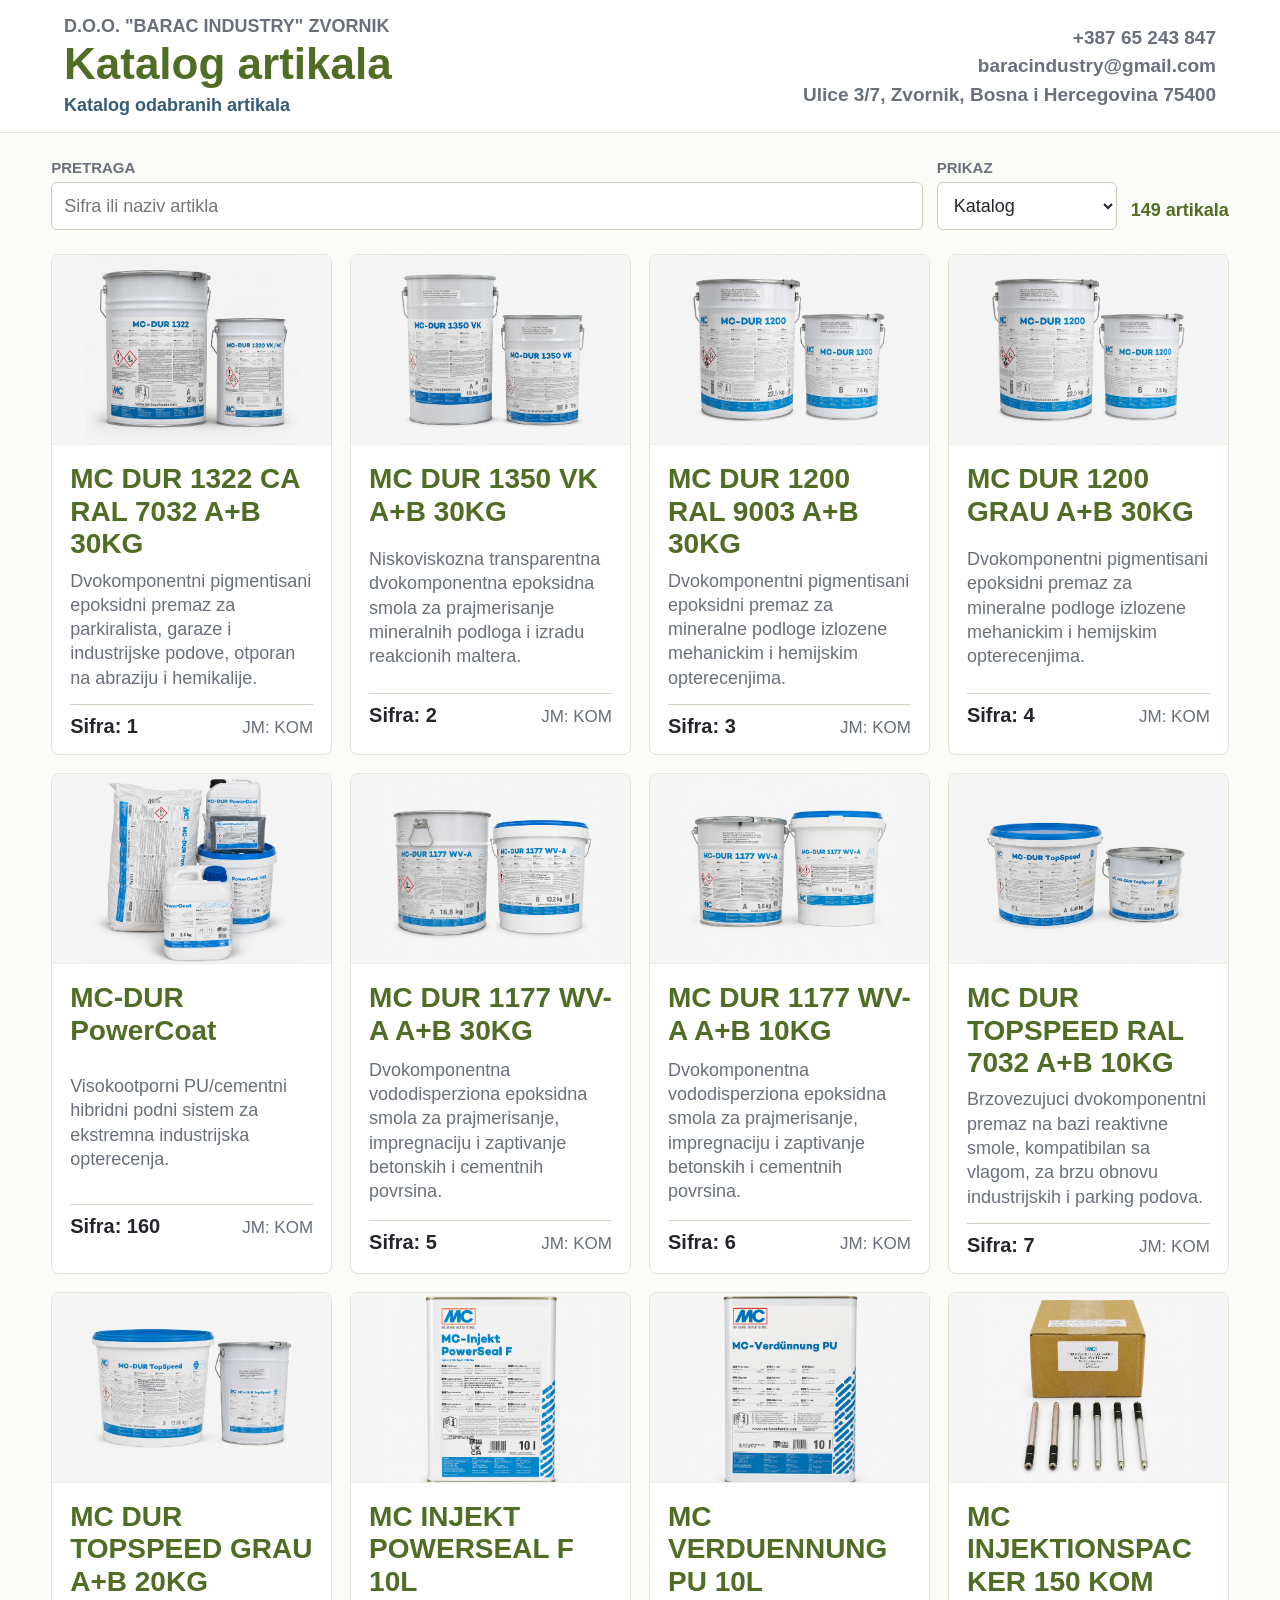
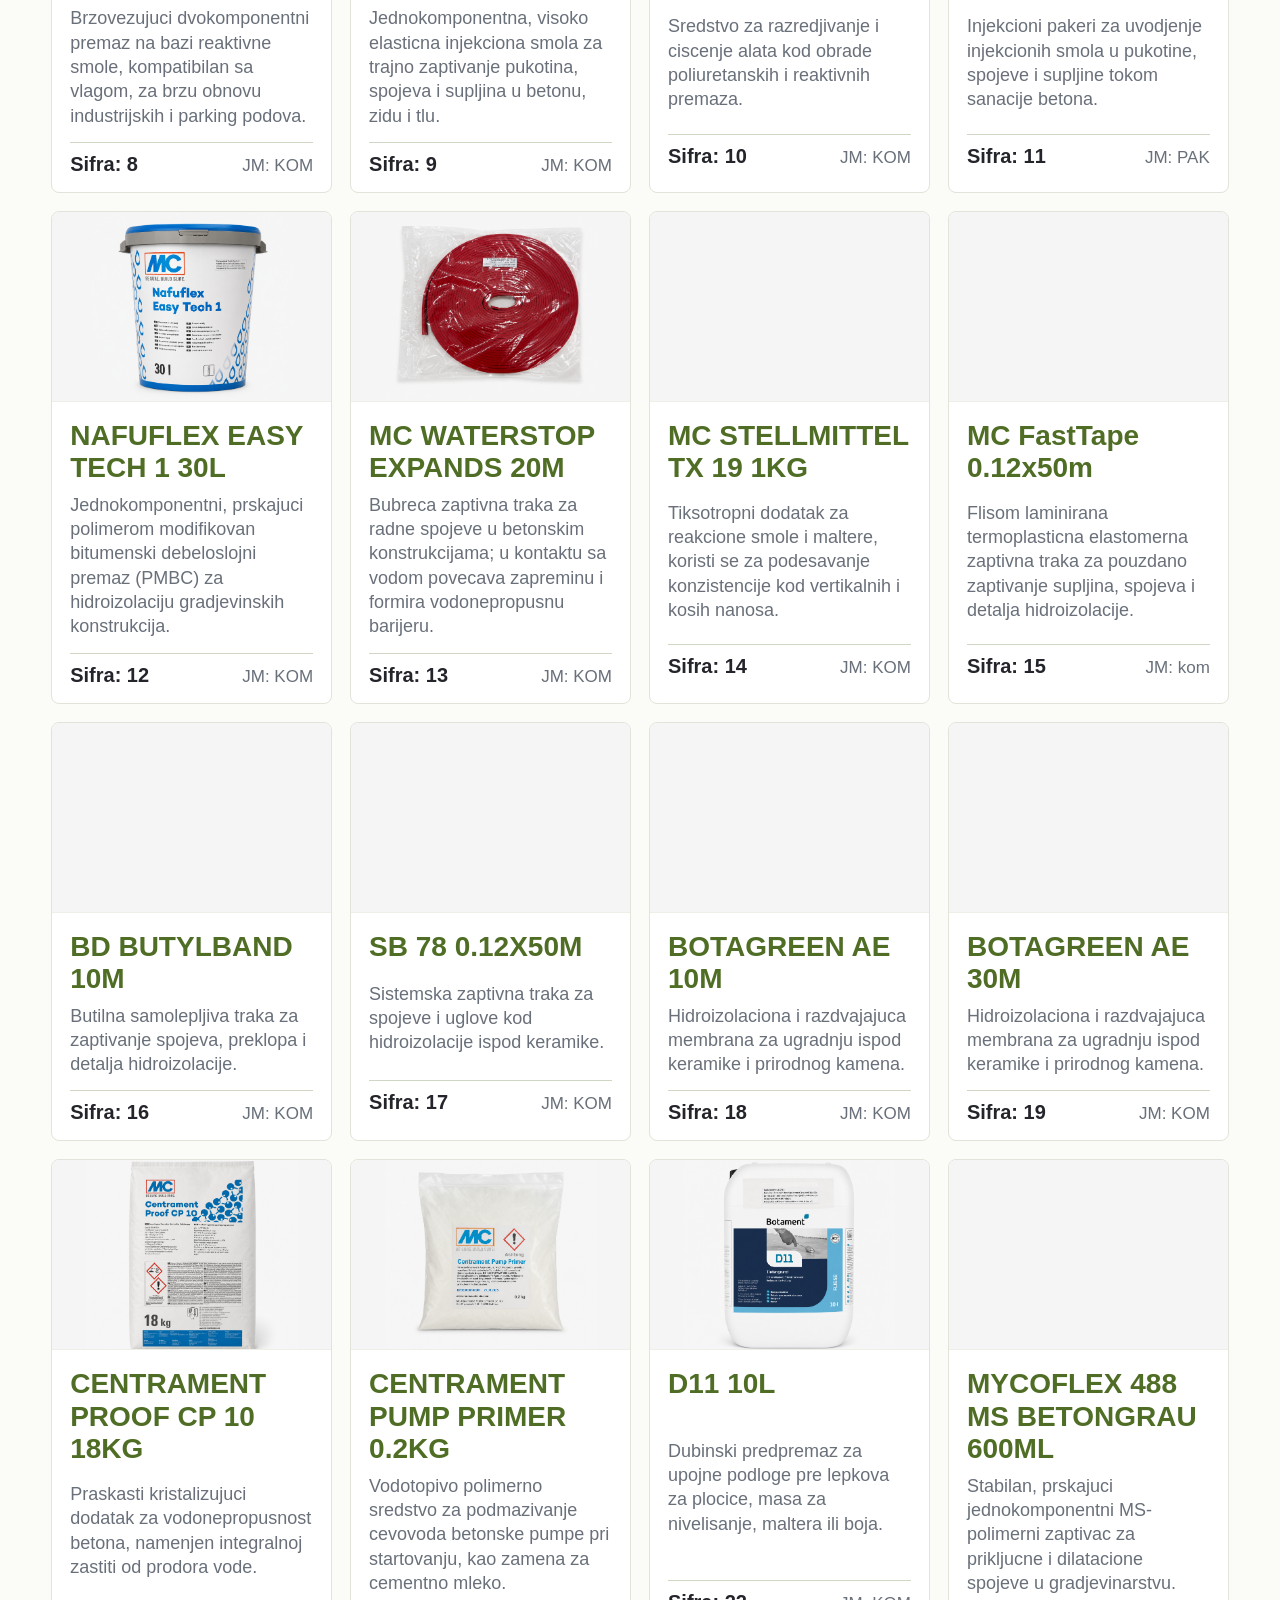
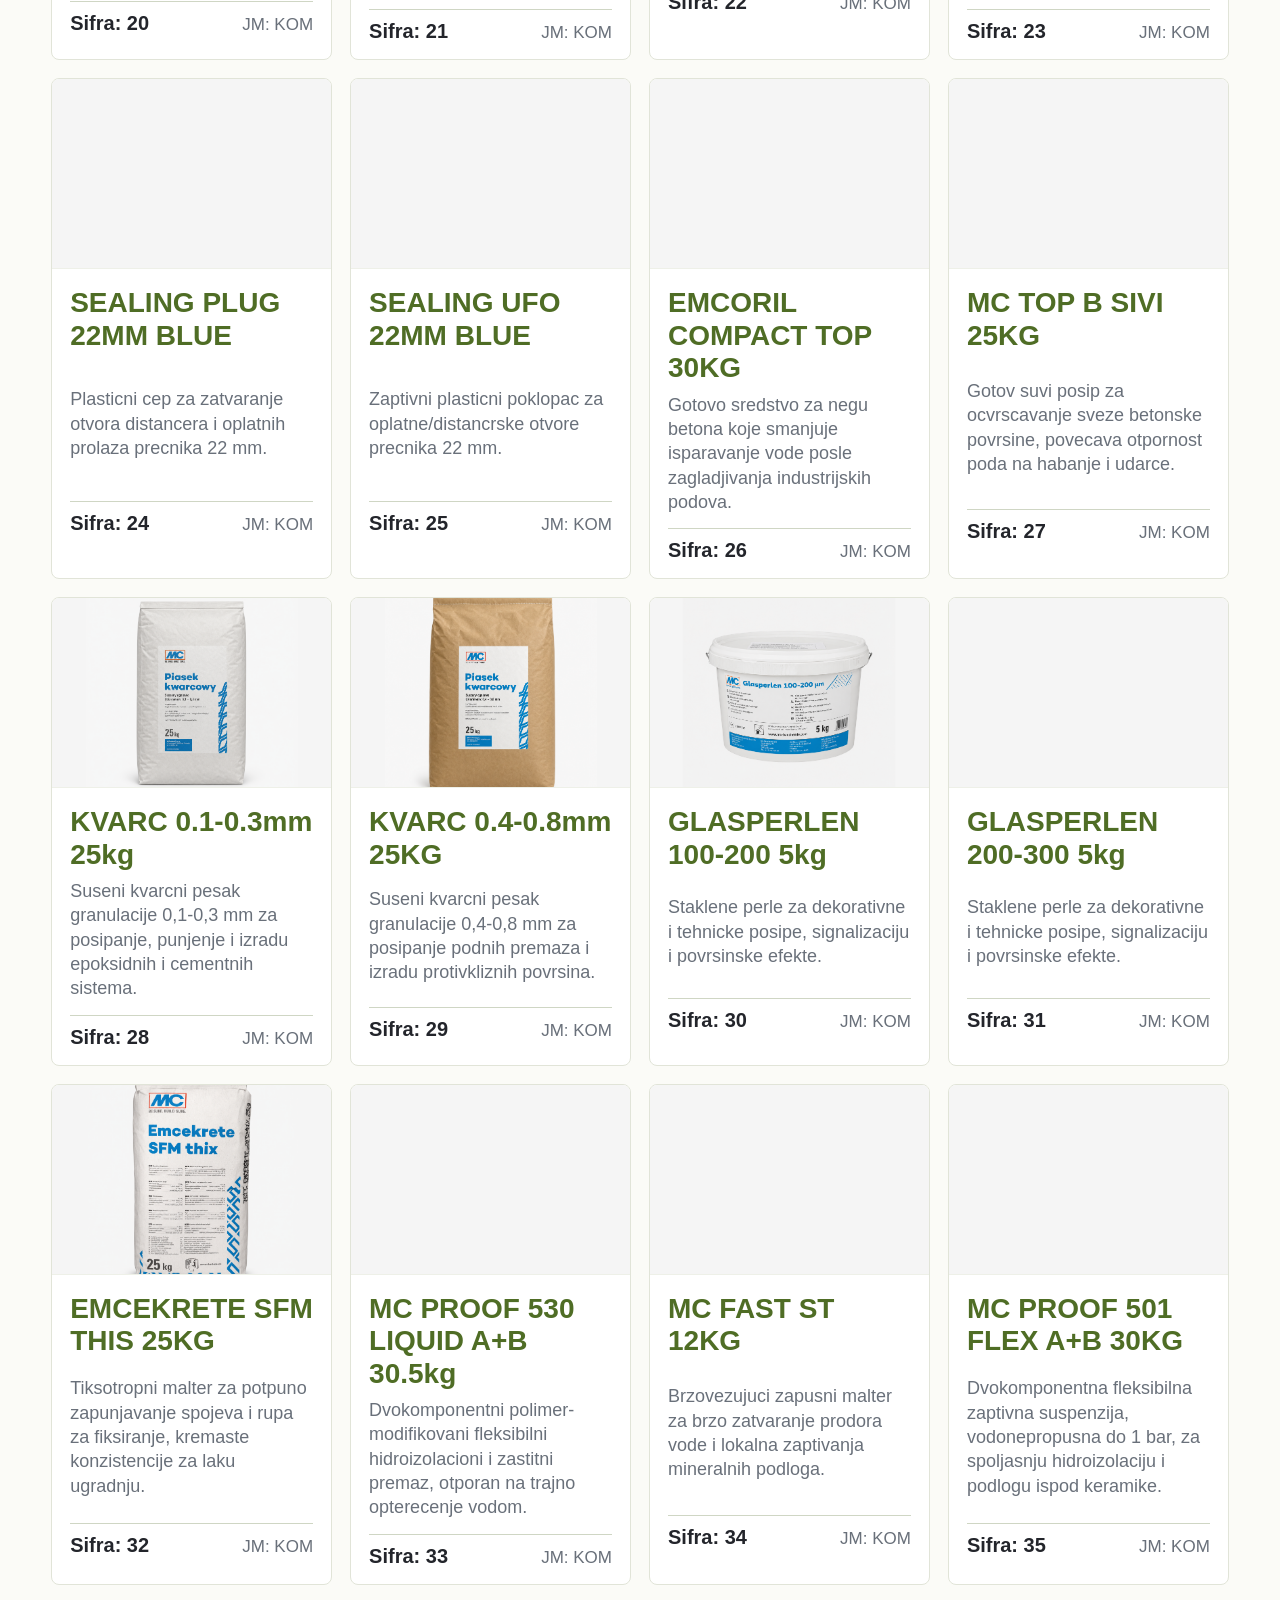
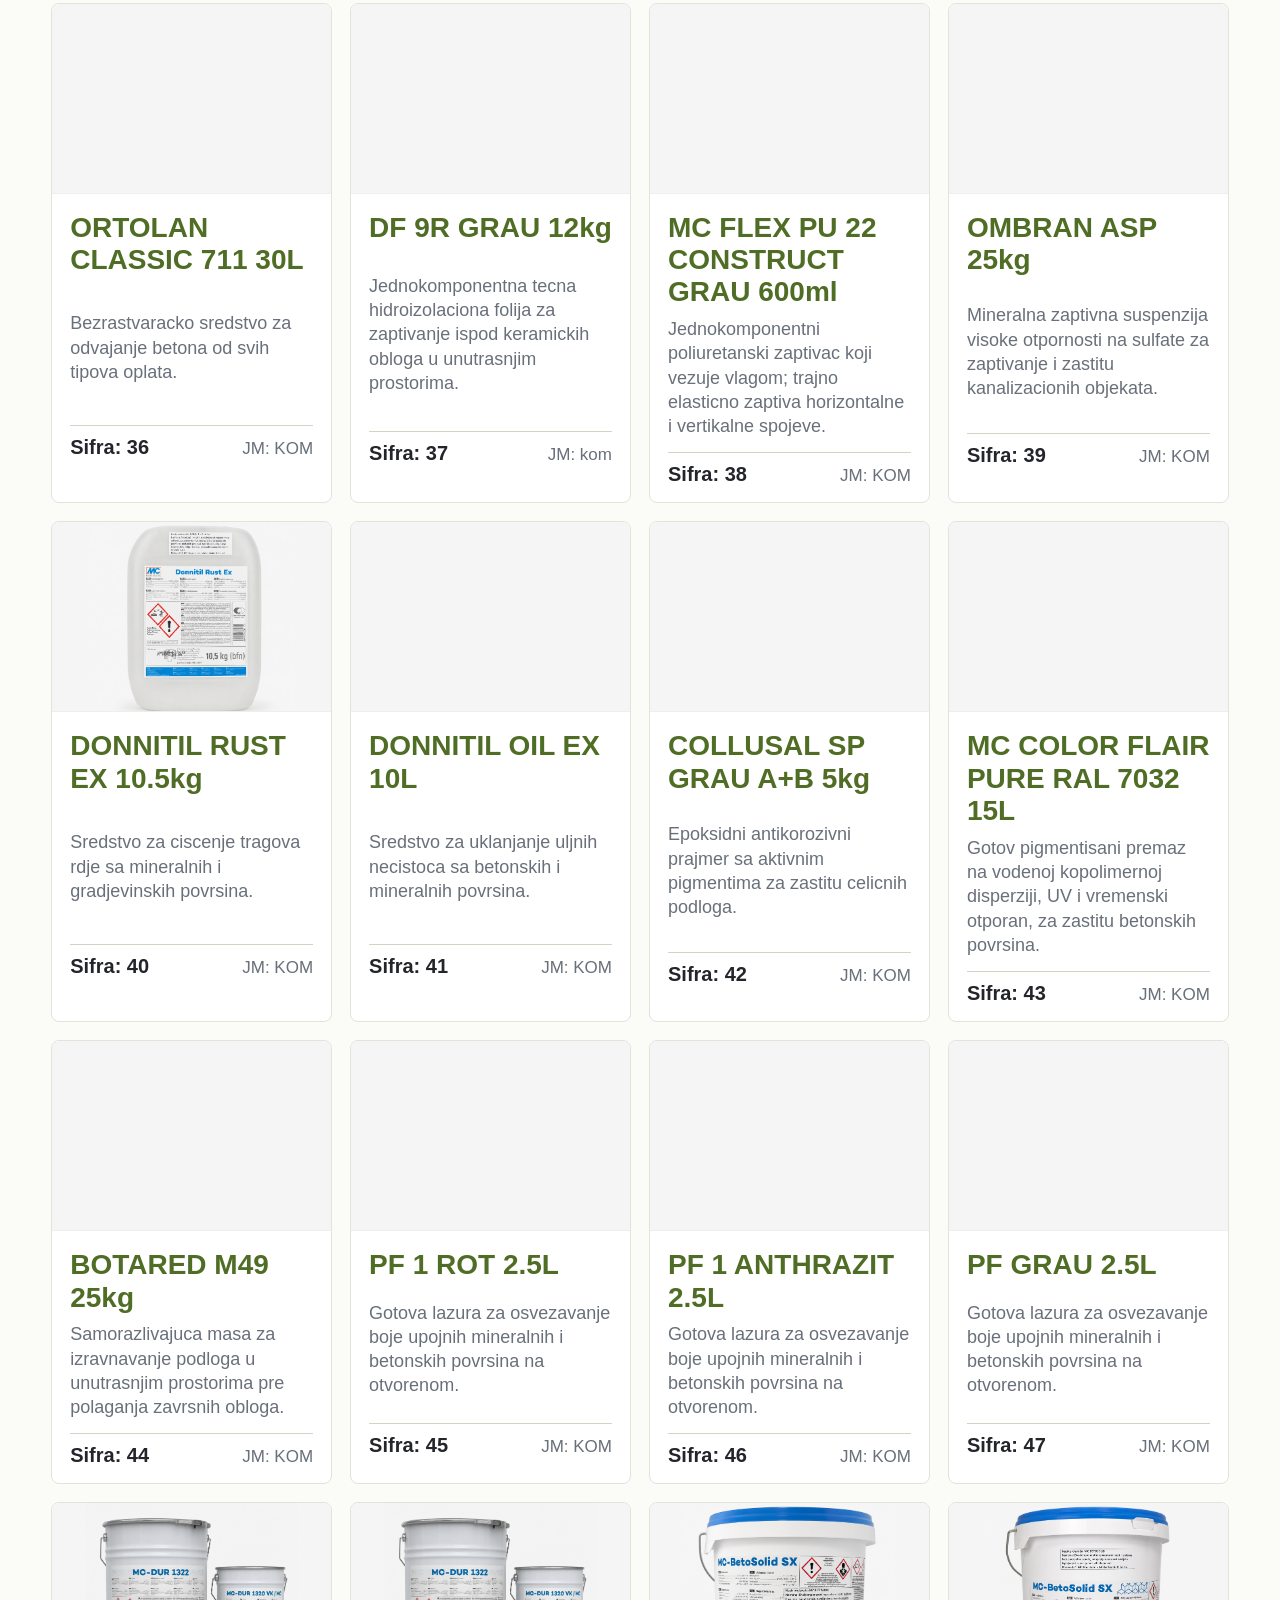
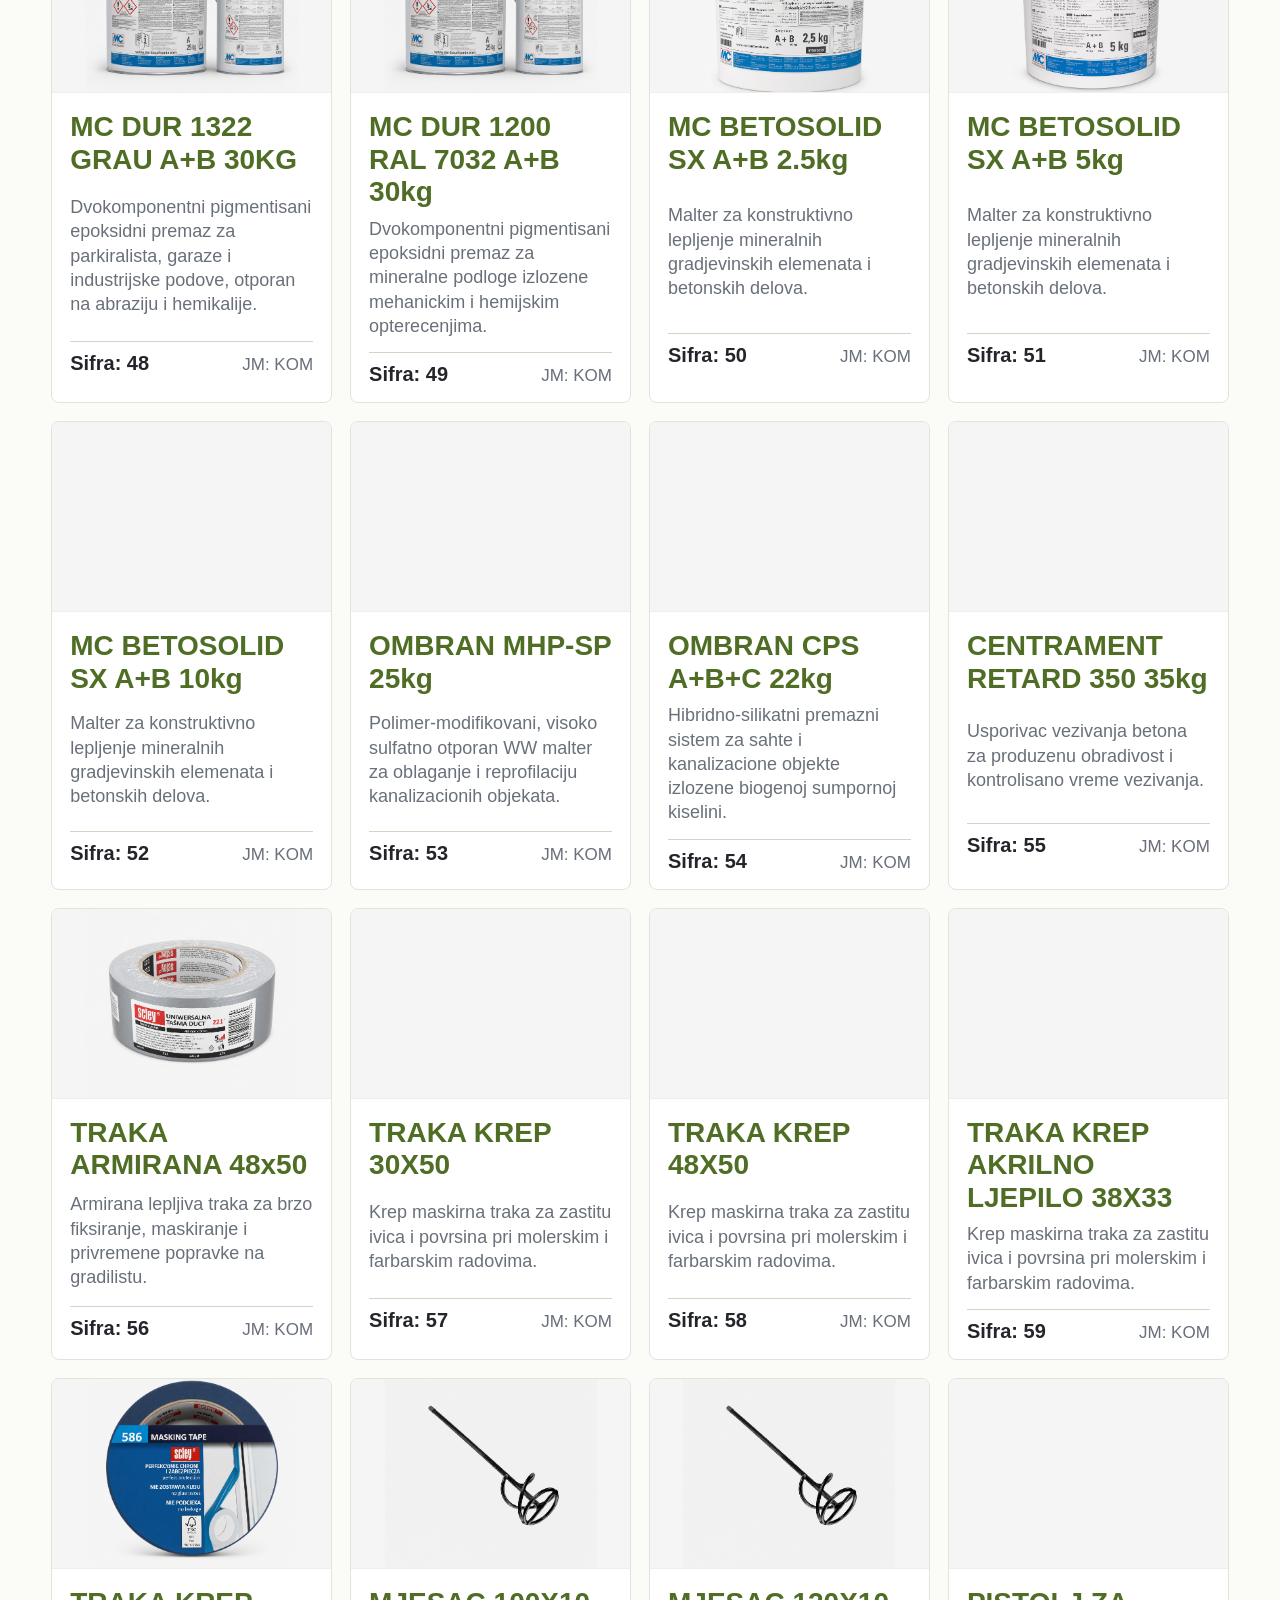
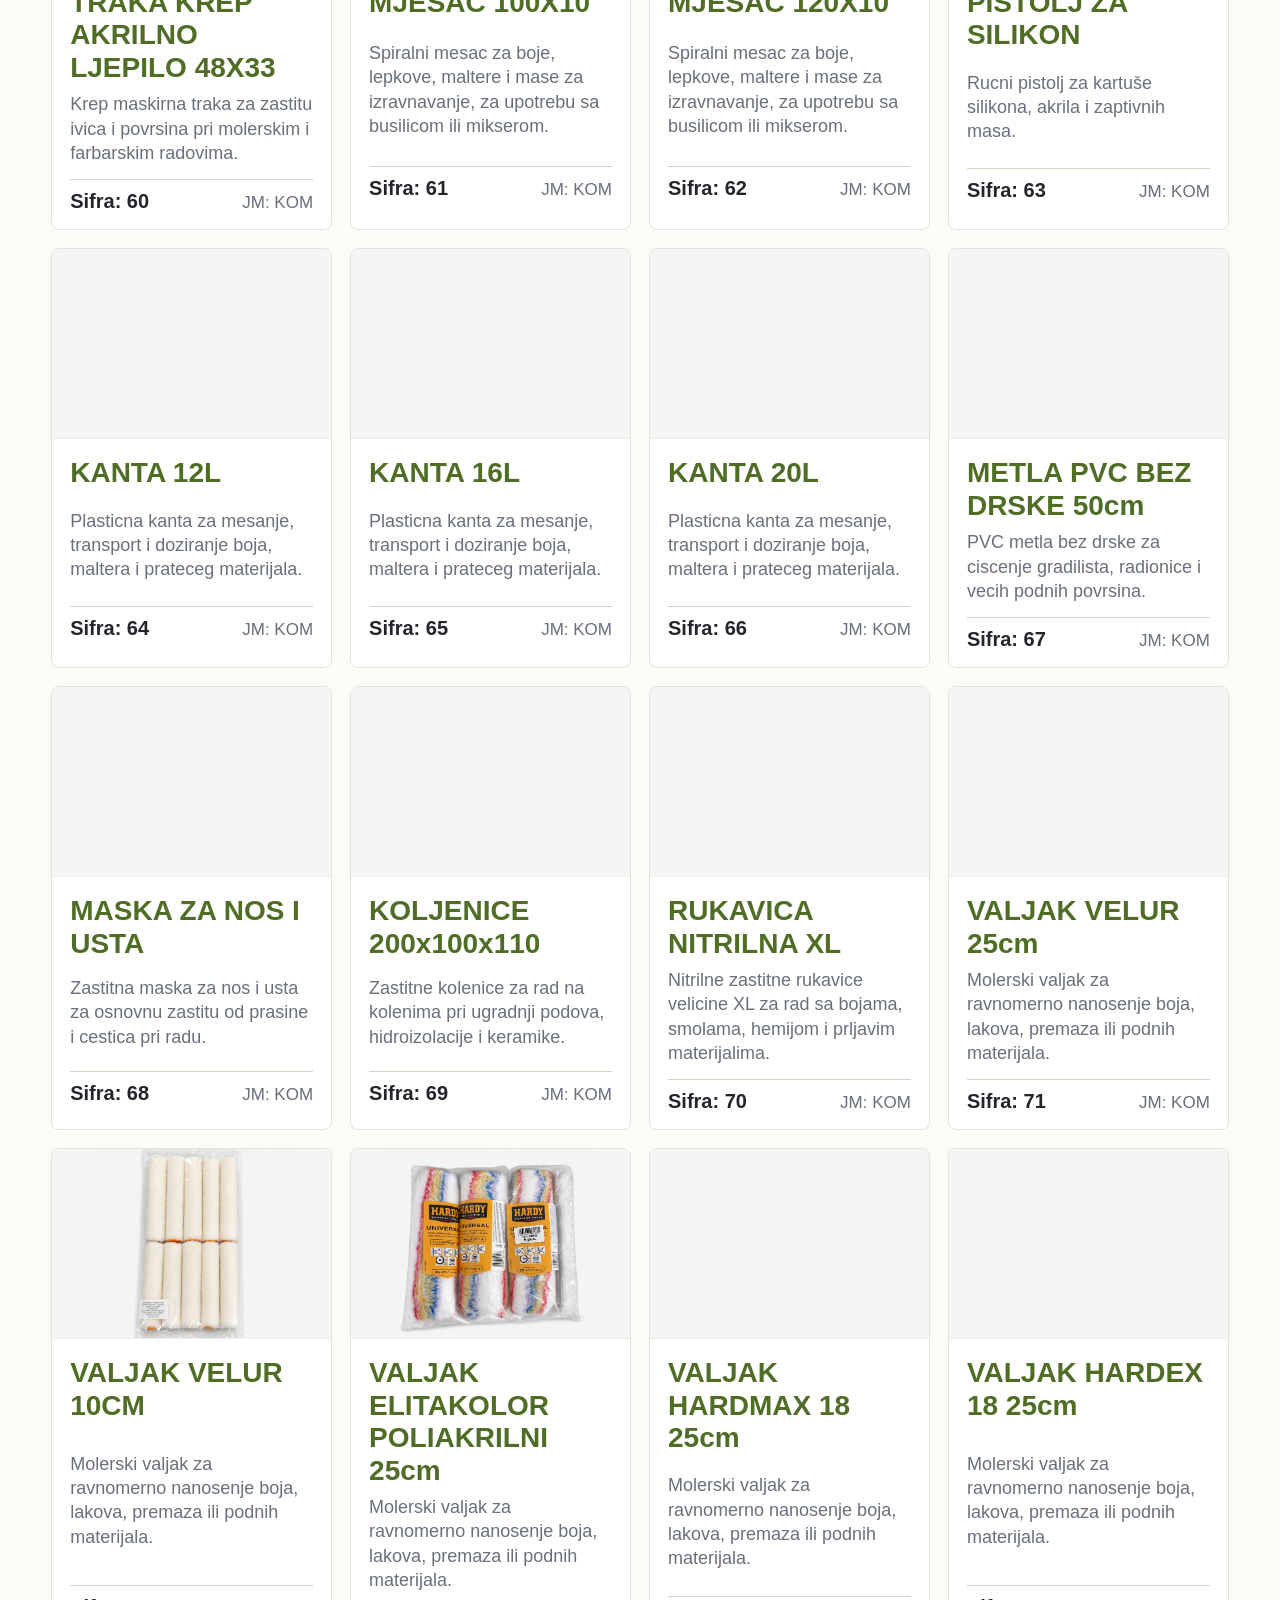
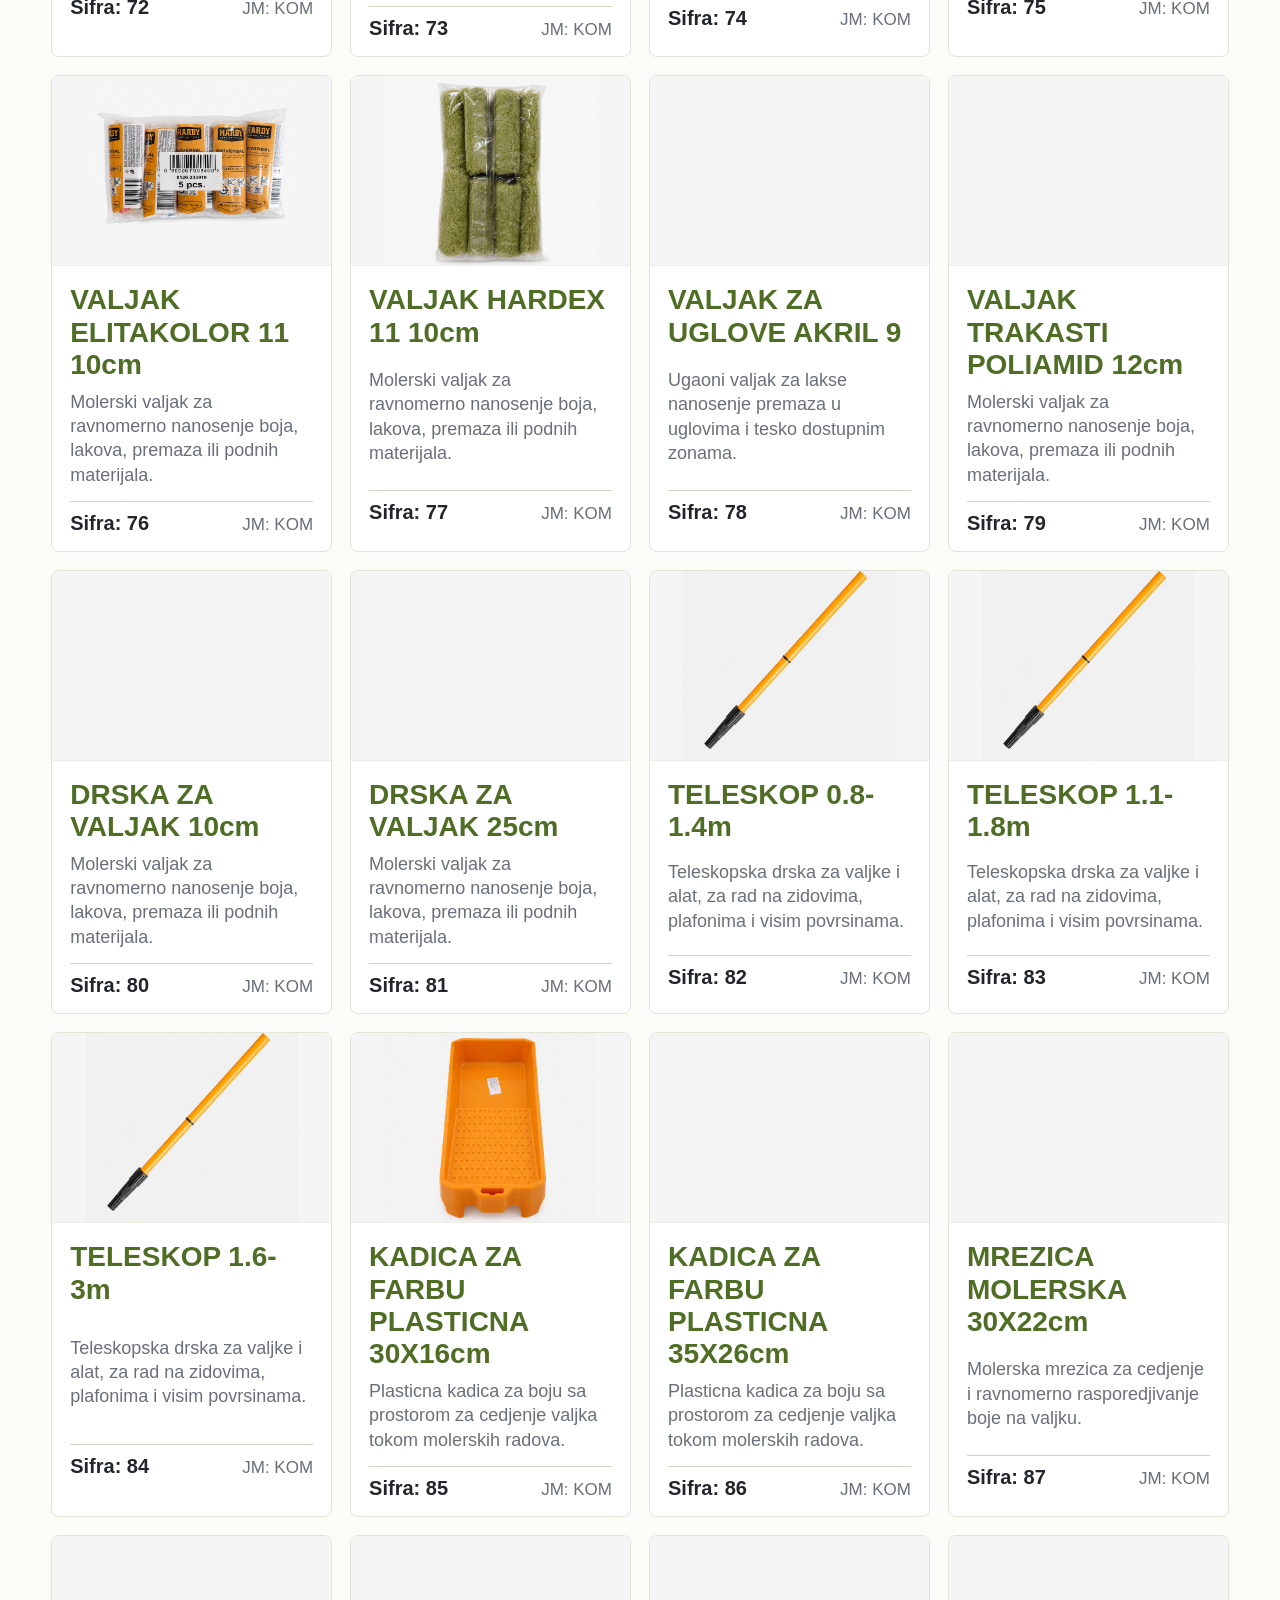
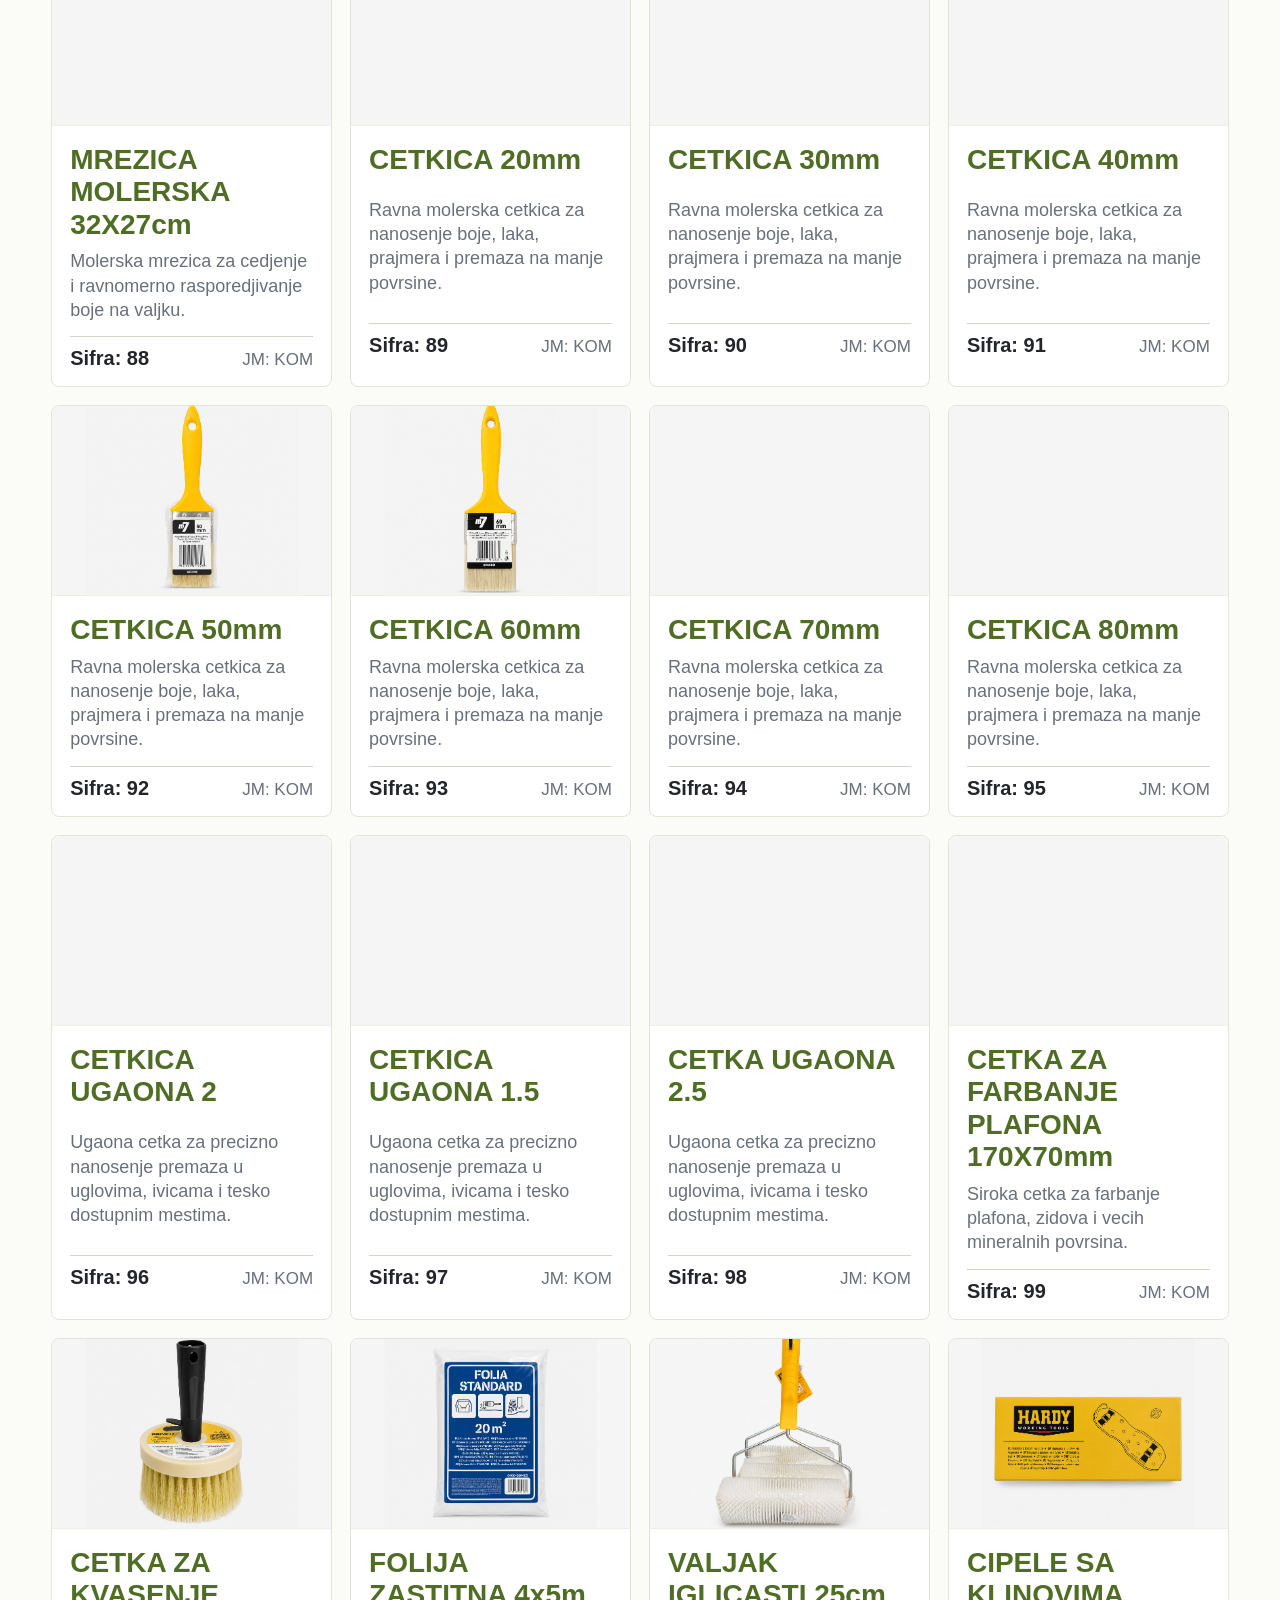
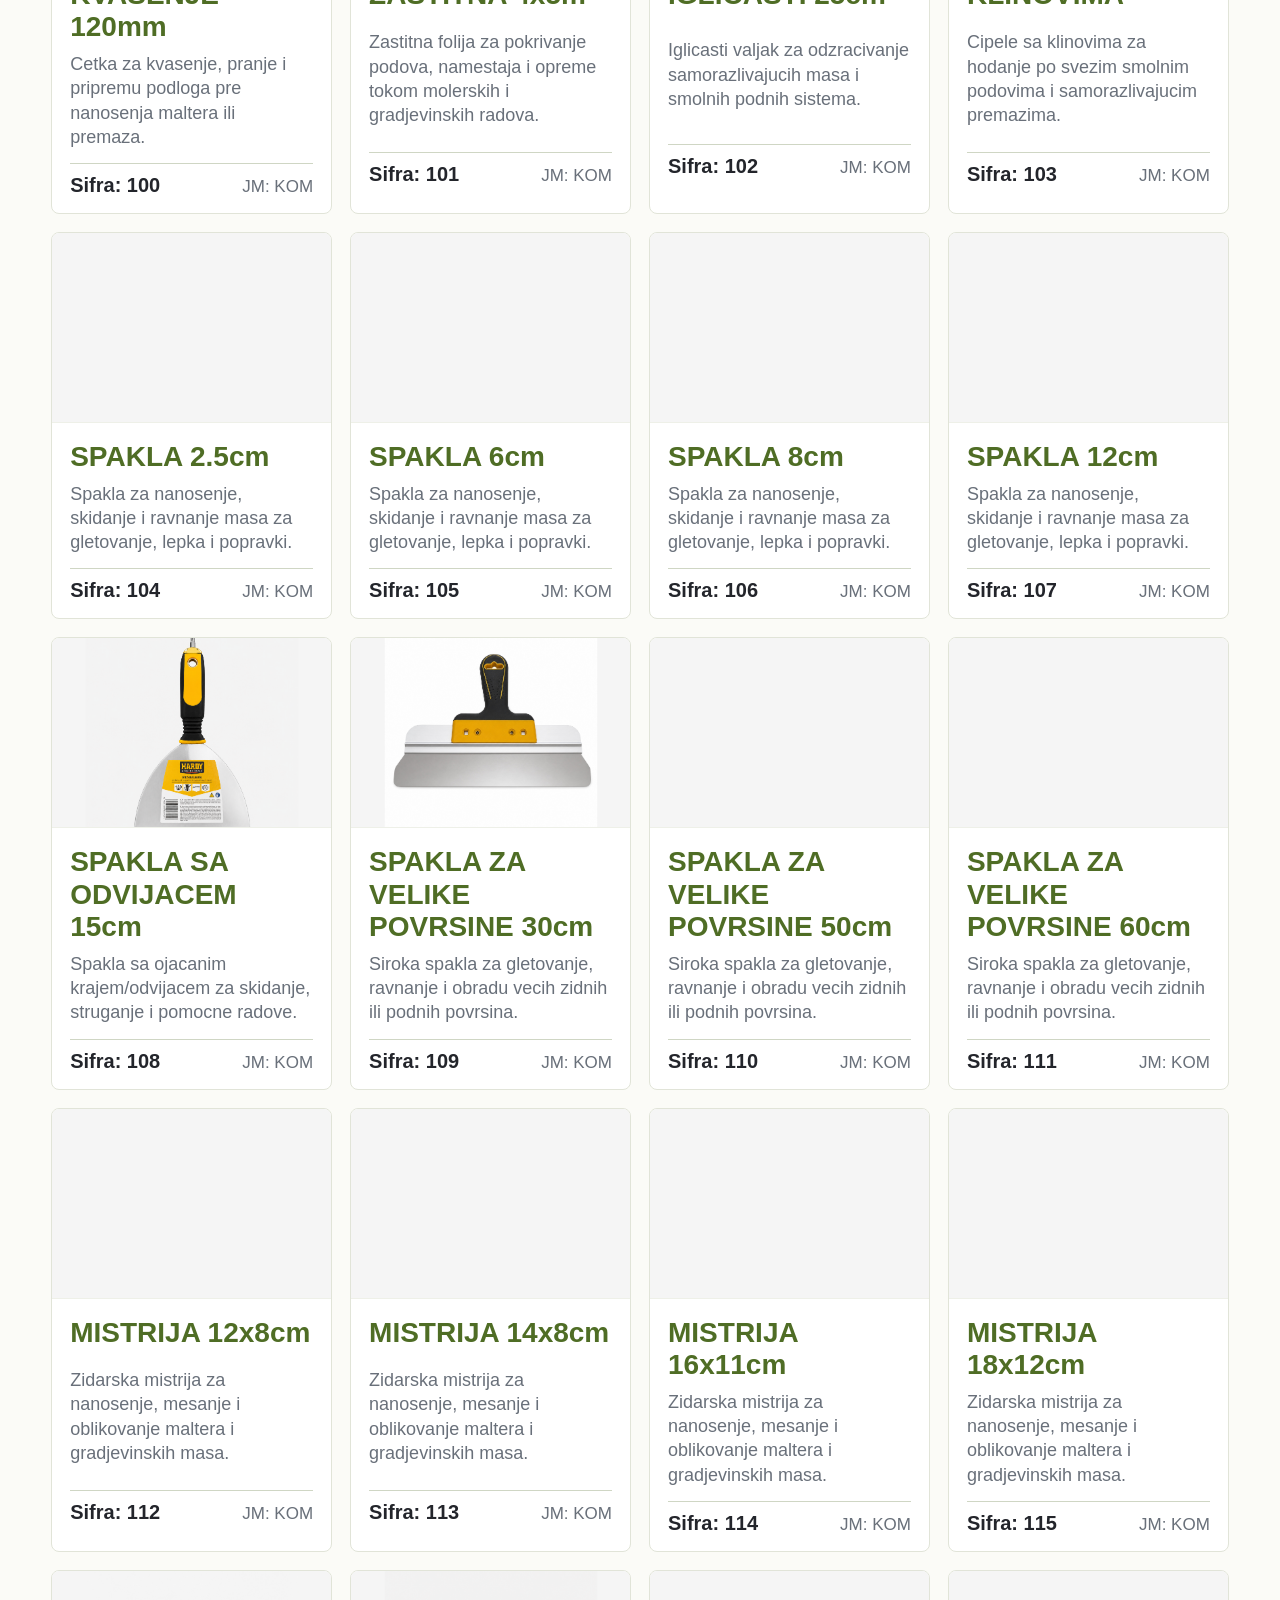
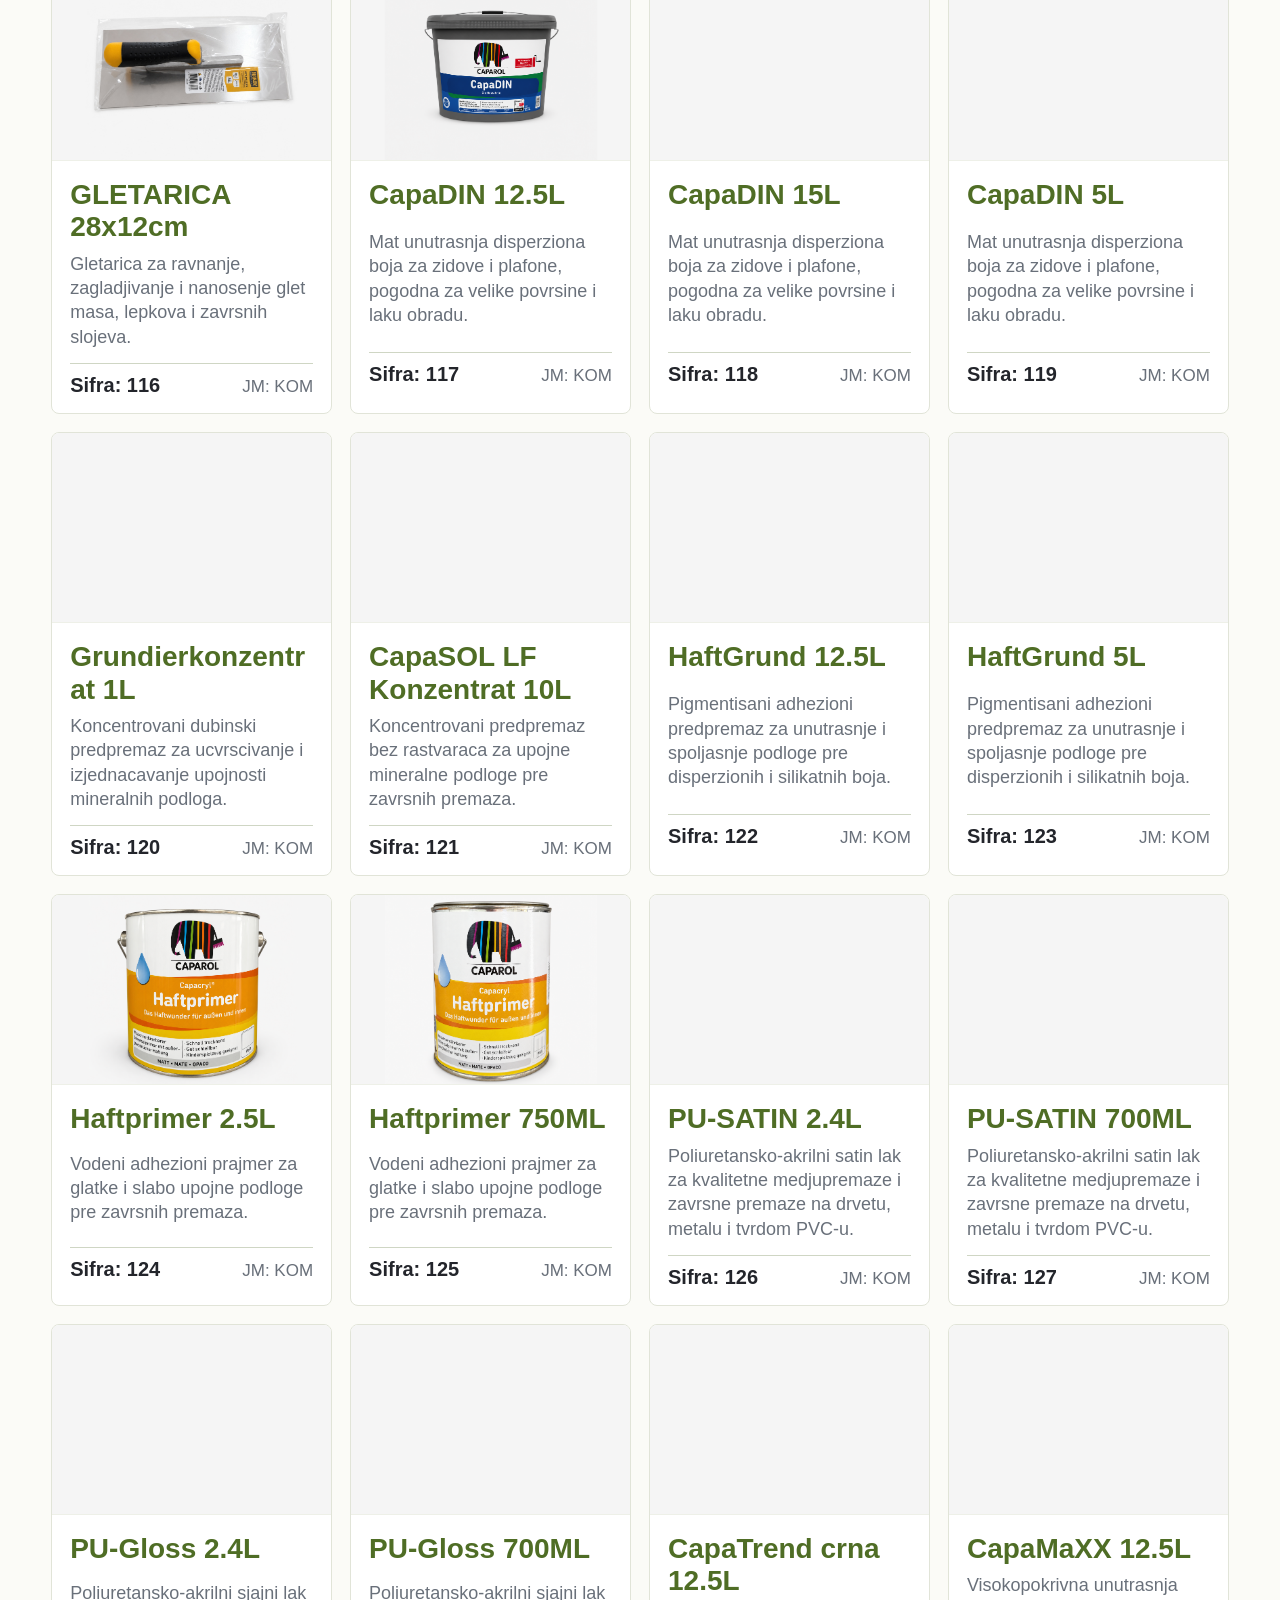
<file: index.html>
<!doctype html>
<html lang="bs">
  <head>
    <meta charset="utf-8" />
    <meta name="viewport" content="width=device-width, initial-scale=1" />
    <title>Katalog artikala</title>
    <link rel="stylesheet" href="./styles.css" />
    <script src="./products.js" defer></script>
    <script src="./app.js" defer></script>
  </head>
  <body>
    <header class="sitebar">
      <div class="brand-block">
        <p class="eyebrow">D.o.o. "Barac industry" Zvornik</p>
        <h1>Katalog artikala</h1>
        <a class="catalog-link" href="./odabrani-artikli.html">Katalog odabranih artikala</a>
      </div>
      <address class="contact-info" aria-label="Kontakt informacije">
        <span>+387 65 243 847</span>
        <span>baracindustry@gmail.com</span>
        <span>Ulice 3/7, Zvornik, Bosna i Hercegovina 75400</span>
      </address>
    </header>

    <main class="catalog-shell">
      <section class="toolbar" aria-label="Filter kataloga">
        <label class="search-box">
          <span>Pretraga</span>
          <input data-search type="search" placeholder="Sifra ili naziv artikla" />
        </label>
        <label class="view-box">
          <span>Prikaz</span>
          <select data-view>
            <option value="catalog">Katalog</option>
            <option value="compact">Kompaktno</option>
          </select>
        </label>
        <output data-count></output>
      </section>

      <section class="catalog-grid" data-grid aria-live="polite"></section>
    </main>
  </body>
</html>
</file>
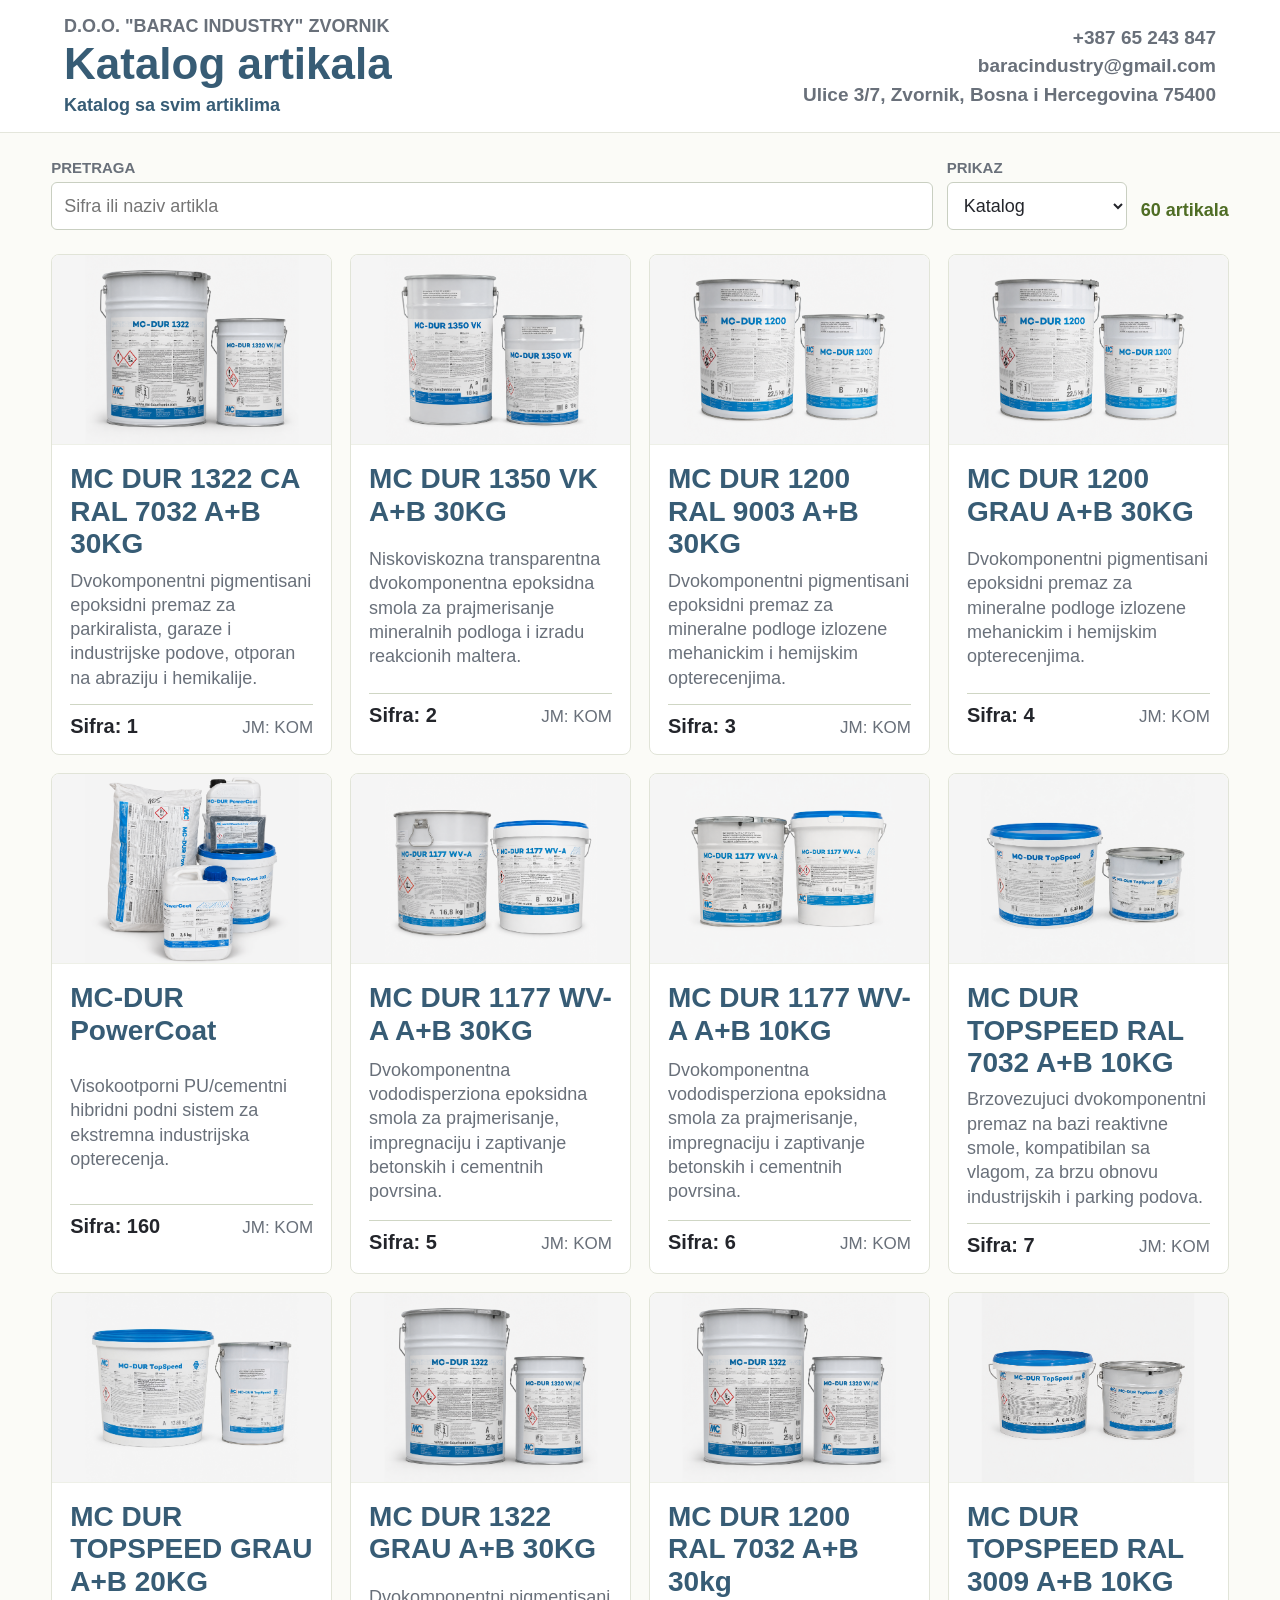
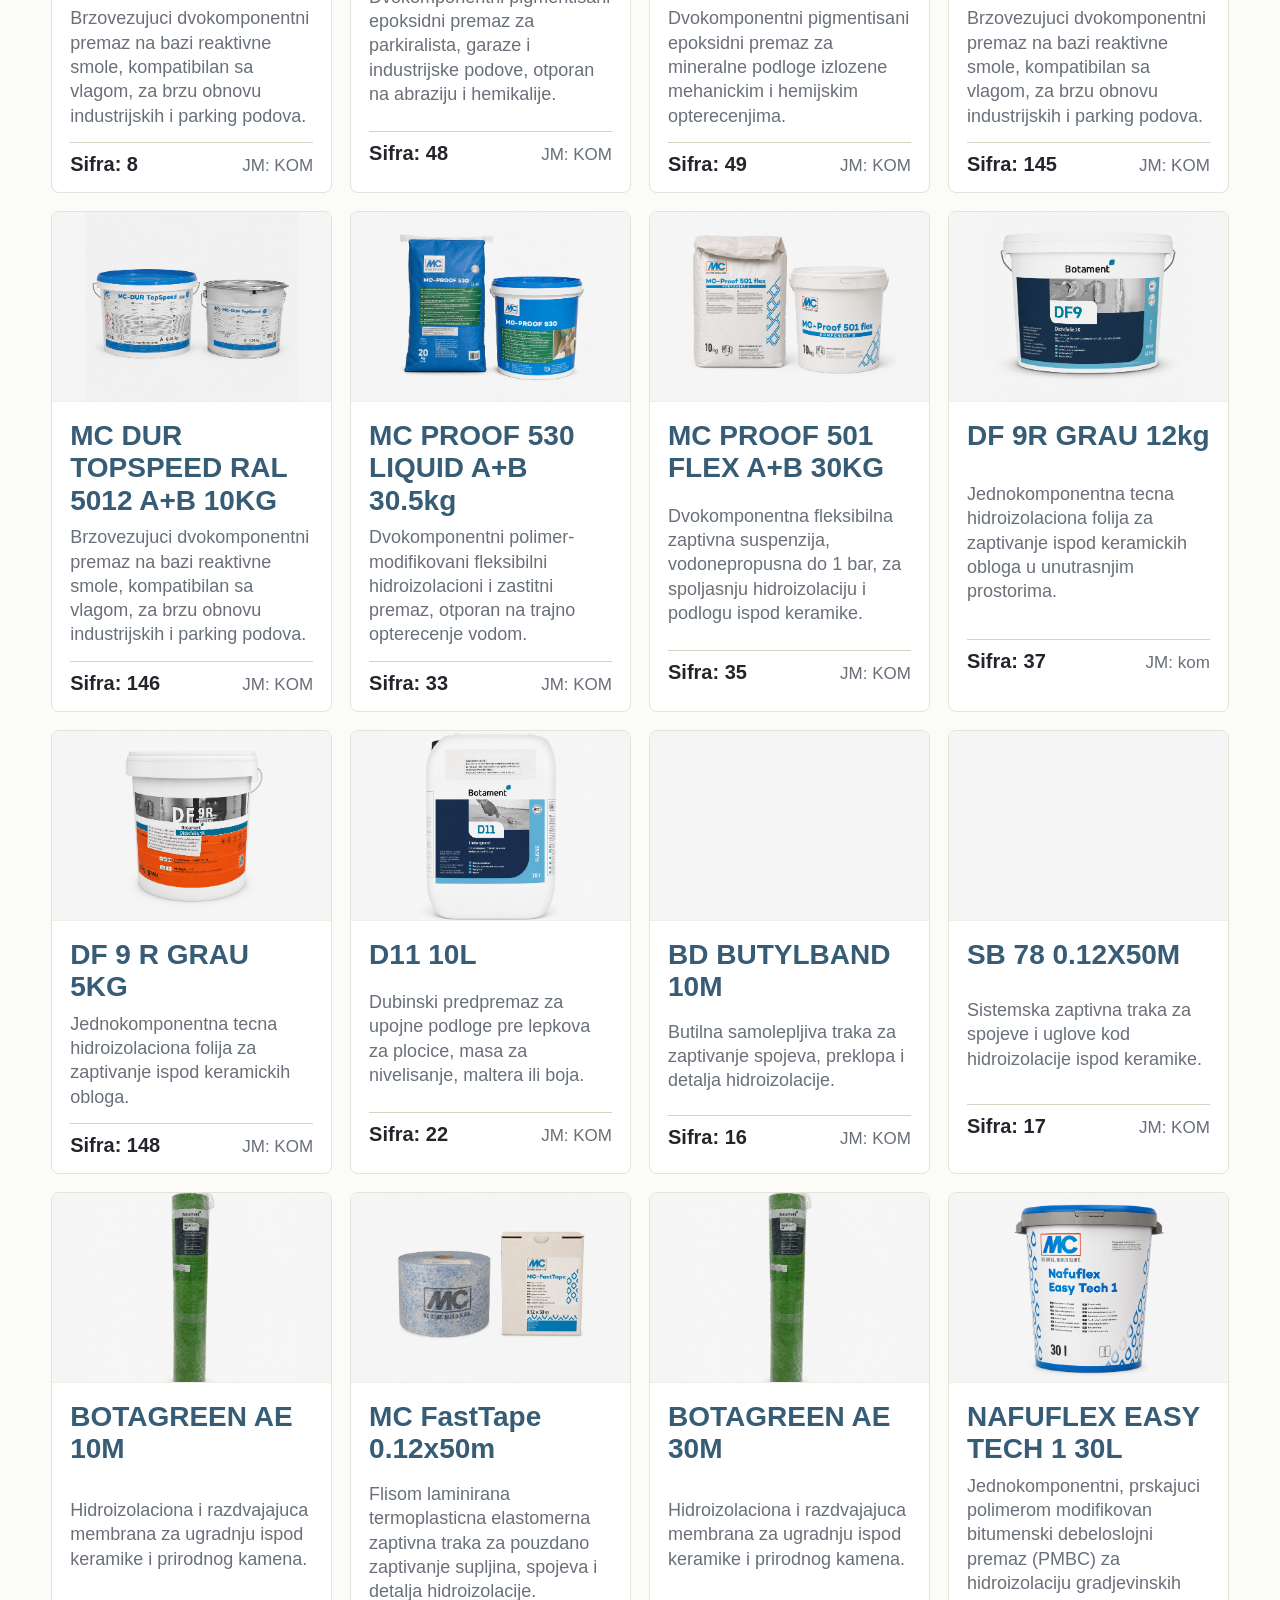
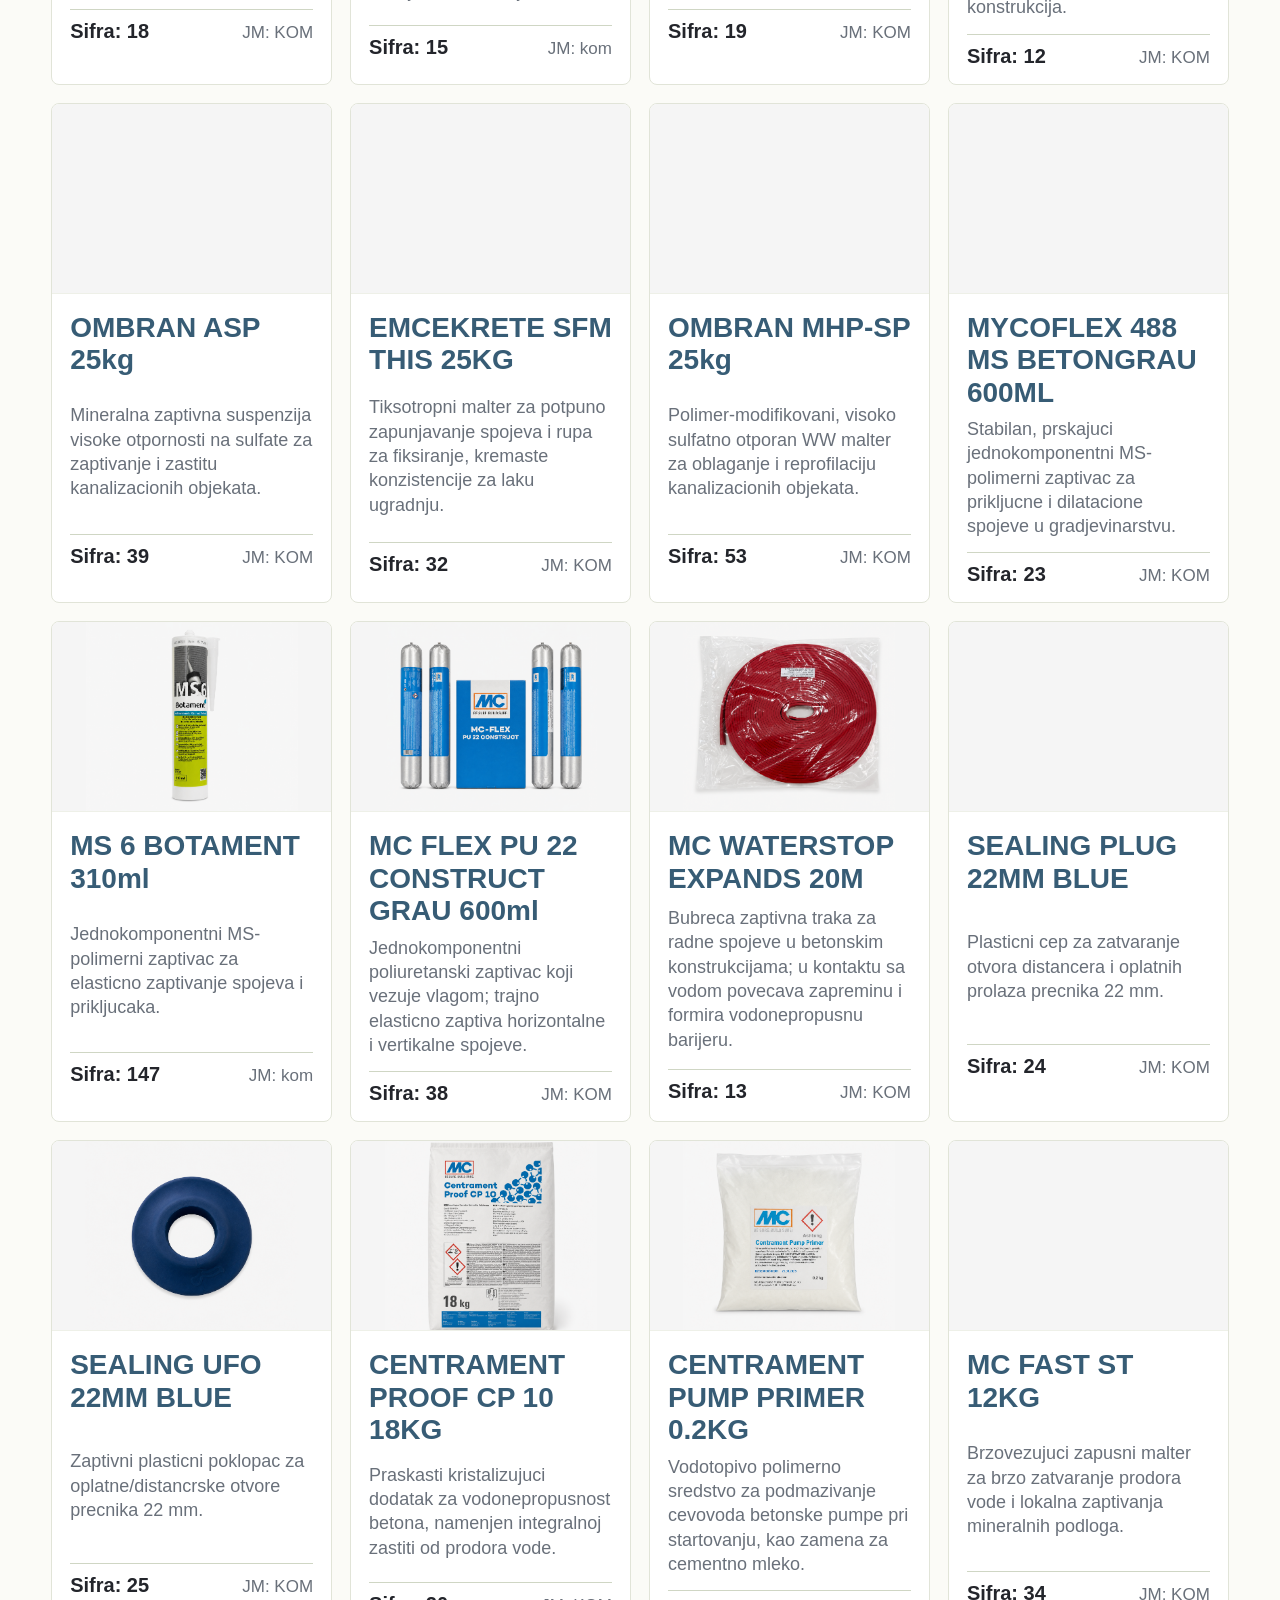
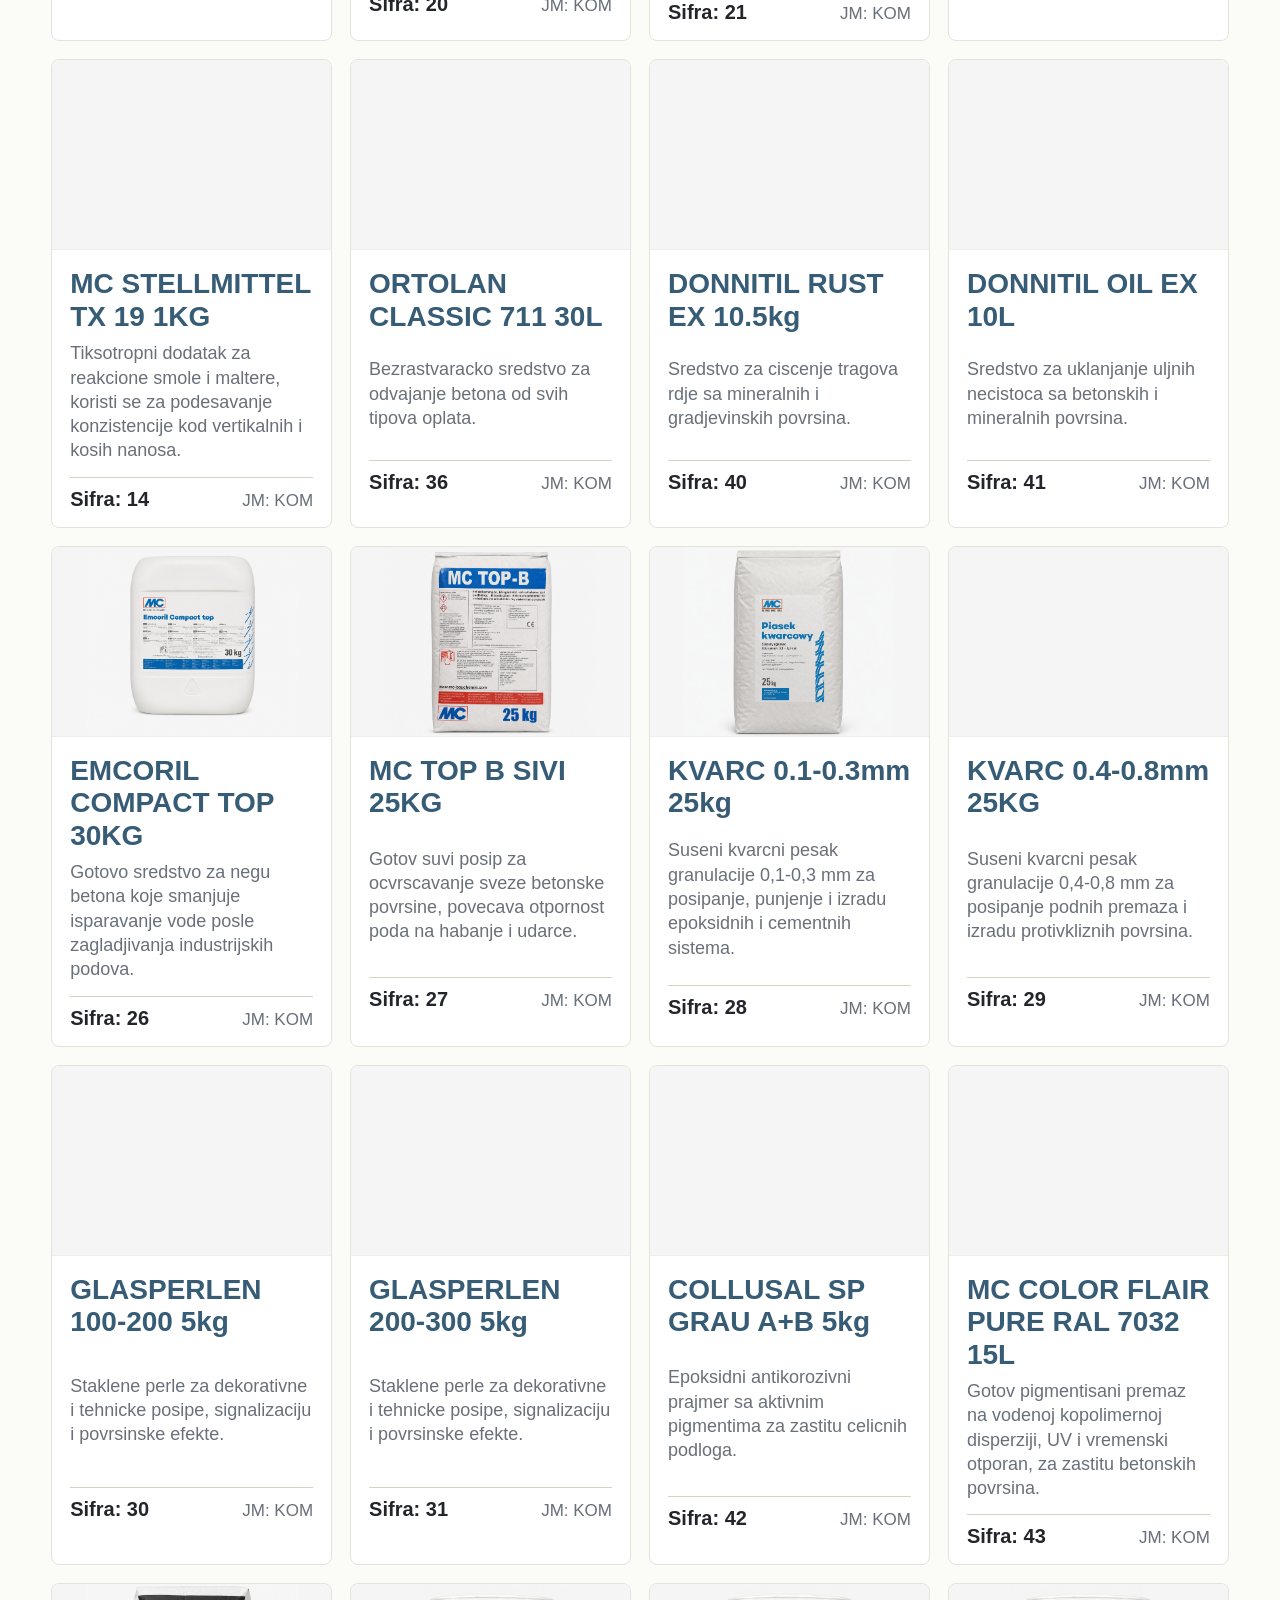
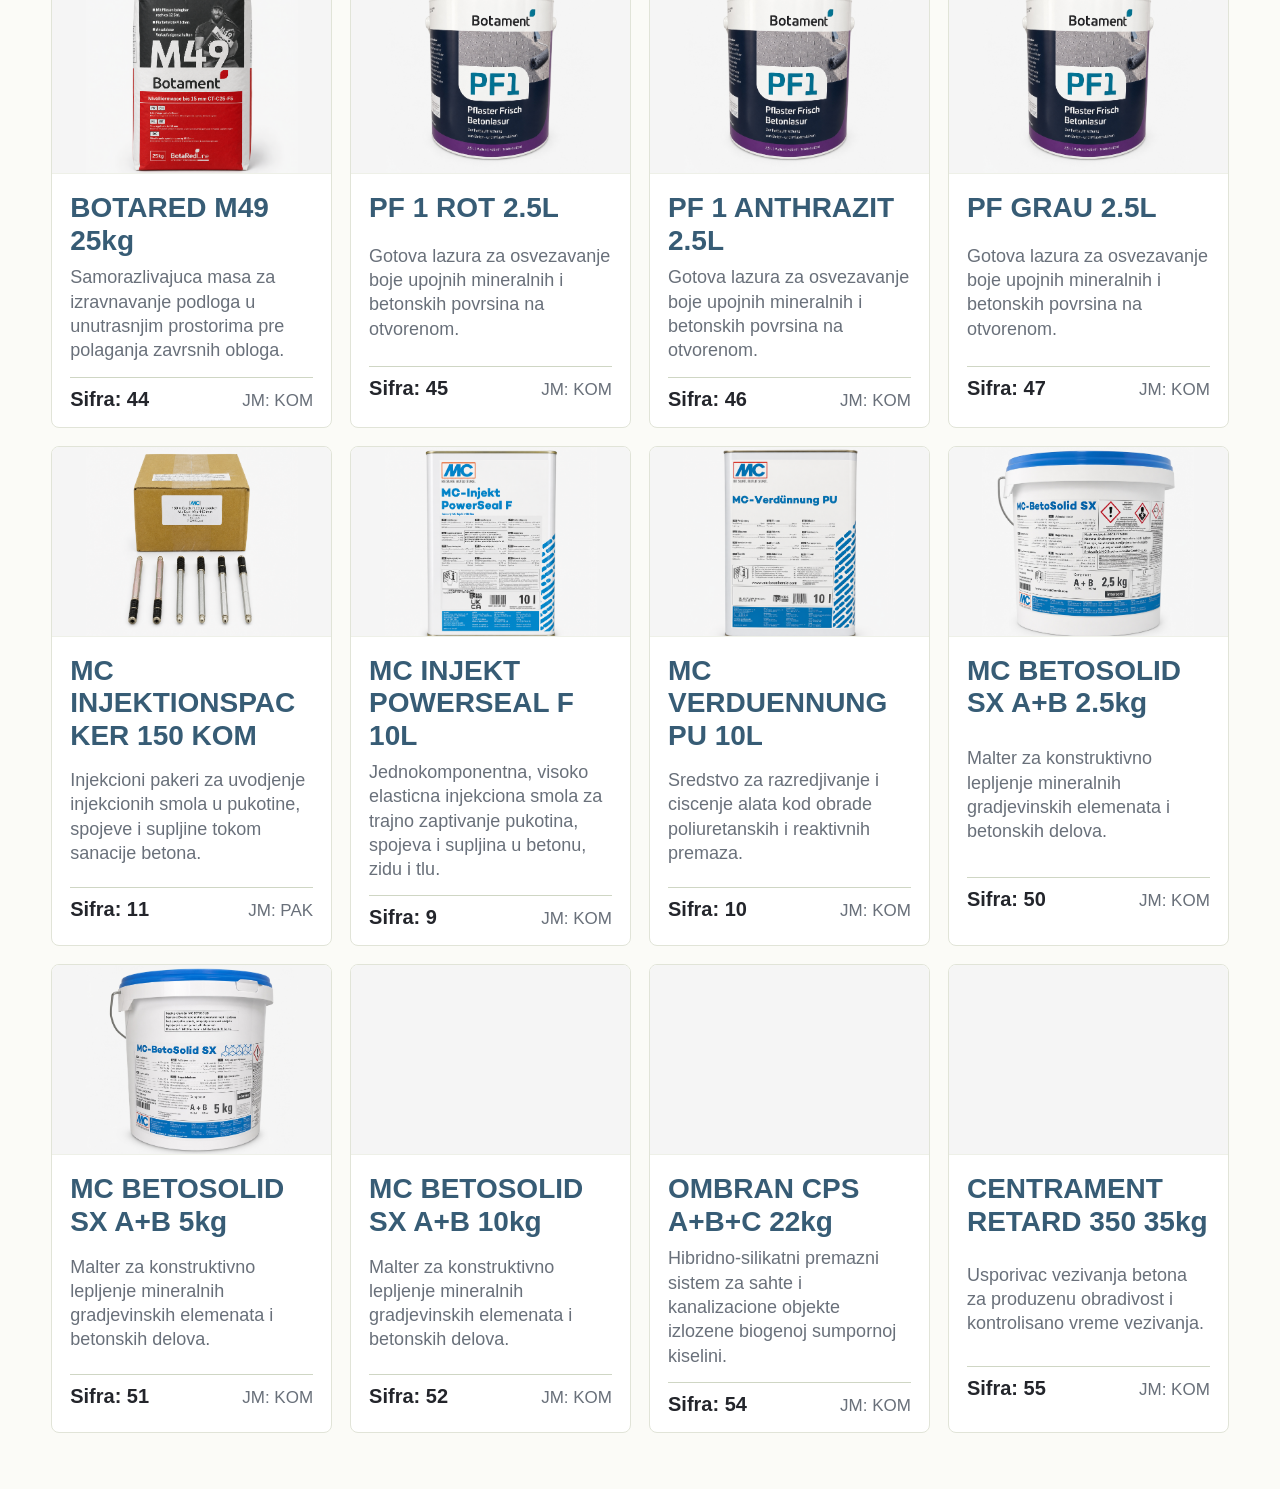
<file: odabrani-artikli.html>
<!doctype html>
<html lang="bs">
  <head>
    <meta charset="utf-8" />
    <meta name="viewport" content="width=device-width, initial-scale=1" />
    <title>Katalog odabranih artikala</title>
    <link rel="stylesheet" href="./styles.css" />
    <script src="./products.js" defer></script>
    <script src="./app.js" defer></script>
  </head>
  <body class="catalog--selected">
    <header class="sitebar">
      <div class="brand-block">
        <p class="eyebrow">D.o.o. "Barac industry" Zvornik</p>
        <h1>Katalog artikala</h1>
        <a class="catalog-link" href="./index.html">Katalog sa svim artiklima</a>
      </div>
      <address class="contact-info" aria-label="Kontakt informacije">
        <span>+387 65 243 847</span>
        <span>baracindustry@gmail.com</span>
        <span>Ulice 3/7, Zvornik, Bosna i Hercegovina 75400</span>
      </address>
    </header>

    <main class="catalog-shell">
      <section class="toolbar" aria-label="Filter kataloga">
        <label class="search-box">
          <span>Pretraga</span>
          <input data-search type="search" placeholder="Sifra ili naziv artikla" />
        </label>
        <label class="view-box">
          <span>Prikaz</span>
          <select data-view>
            <option value="catalog">Katalog</option>
            <option value="compact">Kompaktno</option>
          </select>
        </label>
        <output data-count></output>
      </section>

      <section
        class="catalog-grid"
        data-grid
        data-codes="1,2,3,4,160,5,6,7,8,48,49,145,146,33,35,37,148,22,16,17,18,15,19,12,39,32,53,23,147,38,13,24,25,20,21,34,14,36,40,41,26,27,28,29,30,31,42,43,44,45,46,47,11,9,10,50,51,52,54,55"
        aria-live="polite"
      ></section>
    </main>
  </body>
</html>
</file>
<file: styles.css>
:root {
  --ink: #23252b;
  --muted: #69707a;
  --line: #cfd6c4;
  --paper: #fbfbf7;
  --surface: #ffffff;
  --green: #6e8f35;
  --green-dark: #4f6d25;
  --blue: #375c75;
  --amber: #b47b31;
  --red: #9b4f45;
  --shadow: 0 14px 40px rgba(35, 37, 43, 0.09);
}

* {
  box-sizing: border-box;
}

html {
  color: var(--ink);
  font-family: Arial, Helvetica, sans-serif;
  background: var(--paper);
}

body {
  font-size: 18px;
  margin: 0;
}

.sitebar {
  align-items: center;
  background: var(--surface);
  border-bottom: 1px solid #e4e6dc;
  display: flex;
  gap: 24px;
  justify-content: space-between;
  min-height: 96px;
  padding: 16px max(24px, 5vw);
  position: sticky;
  top: 0;
  z-index: 10;
}

.brand-block {
  min-width: 0;
}

.eyebrow {
  color: var(--muted);
  font-size: 18px;
  font-weight: 700;
  letter-spacing: 0;
  margin: 0 0 4px;
  text-transform: uppercase;
}

h1 {
  color: var(--green-dark);
  font-size: 44px;
  line-height: 1.05;
  margin: 0;
}

.catalog-link {
  color: var(--blue);
  display: inline-block;
  font-size: 18px;
  font-weight: 700;
  margin-top: 8px;
  text-decoration: none;
}

.catalog-link:hover {
  text-decoration: underline;
}

.catalog--selected h1,
.catalog--selected .product-copy h2 {
  color: var(--blue);
}

.contact-info {
  color: var(--muted);
  display: flex;
  flex-direction: column;
  font-size: 19px;
  font-style: normal;
  font-weight: 700;
  gap: 3px;
  align-items: flex-end;
  line-height: 1.35;
  min-width: min(360px, 100%);
  text-align: right;
}

.contact-info > * {
  display: block;
}

select,
input {
  border: 1px solid #c9cfc1;
  border-radius: 6px;
  color: var(--ink);
  font: inherit;
}

.catalog-shell {
  margin: 0 auto;
  max-width: 1280px;
  padding: 26px max(18px, 4vw) 56px;
}

.toolbar {
  align-items: end;
  display: grid;
  gap: 14px;
  grid-template-columns: minmax(220px, 1fr) 180px auto;
  margin-bottom: 24px;
}

.search-box,
.view-box {
  display: grid;
  gap: 6px;
}

.search-box span,
.view-box span {
  color: var(--muted);
  font-size: 15px;
  font-weight: 700;
  text-transform: uppercase;
}

input,
select {
  background: #fff;
  min-height: 48px;
  padding: 0 12px;
}

output {
  color: var(--green-dark);
  font-weight: 700;
  min-height: 42px;
  padding: 12px 0 0;
  text-align: right;
}

.catalog-grid {
  display: grid;
  gap: 18px;
  grid-template-columns: repeat(auto-fit, minmax(280px, 1fr));
}

.product-card {
  background: var(--surface);
  border: 1px solid #e1e4d8;
  border-radius: 8px;
  display: grid;
  grid-template-rows: 190px 1fr;
  min-height: 372px;
  overflow: hidden;
}

.product-image {
  align-items: center;
  background:
    linear-gradient(135deg, rgba(110, 143, 53, 0.16), rgba(55, 92, 117, 0.14)),
    repeating-linear-gradient(0deg, #f8f8f2 0, #f8f8f2 12px, #eef1e8 13px, #eef1e8 14px);
  --product-image-max-height: 166px;
  block-size: 190px;
  display: grid;
  justify-items: center;
  min-block-size: 0;
  overflow: hidden;
  padding: 12px;
  position: relative;
}

.product-card--tools .product-image {
  background:
    linear-gradient(135deg, rgba(180, 123, 49, 0.18), rgba(110, 143, 53, 0.12)),
    repeating-linear-gradient(90deg, #f8f8f2 0, #f8f8f2 16px, #eef1e8 17px, #eef1e8 18px);
}

.product-card--coatings .product-image {
  background:
    linear-gradient(135deg, rgba(55, 92, 117, 0.18), rgba(155, 79, 69, 0.13)),
    repeating-linear-gradient(0deg, #f8f8f2 0, #f8f8f2 12px, #eef1e8 13px, #eef1e8 14px);
}

.product-card--services .product-image {
  background:
    linear-gradient(135deg, rgba(155, 79, 69, 0.16), rgba(180, 123, 49, 0.16)),
    repeating-linear-gradient(90deg, #f8f8f2 0, #f8f8f2 16px, #eef1e8 17px, #eef1e8 18px);
}

.product-card .product-image--filled {
  background: #f5f5f5;
  border-bottom: 1px solid #eef0e8;
}

.product-card .product-image--empty {
  align-content: center;
  background: #f6f7f1;
  border-bottom: 1px solid #eef0e8;
  gap: 10px;
  grid-template-rows: auto auto;
}

.product-image img {
  display: block;
  height: auto;
  max-height: var(--product-image-max-height);
  max-width: 100%;
  object-fit: contain;
  object-position: center;
  transform: scale(1.28);
  width: auto;
}

.placeholder-mark {
  align-items: center;
  background: #fff;
  border: 1px solid #d7dccf;
  border-radius: 6px;
  color: var(--muted);
  display: flex;
  font-size: 19px;
  font-weight: 700;
  height: 52px;
  justify-content: center;
  width: 72px;
}

.placeholder-caption {
  color: var(--muted);
  font-size: 14px;
  font-weight: 700;
  text-transform: uppercase;
}

.product-copy {
  display: grid;
  gap: 8px;
  min-width: 0;
  padding: 18px 18px 16px;
}

.product-copy h2 {
  color: var(--green-dark);
  font-size: 28px;
  line-height: 1.16;
  margin: 0;
  overflow-wrap: anywhere;
}

.description {
  color: var(--muted);
  font-size: 18px;
  line-height: 1.35;
  margin: 0;
}

.meta-line {
  align-items: baseline;
  border-top: 1px solid var(--line);
  display: flex;
  gap: 12px;
  justify-content: space-between;
  margin-top: 6px;
  padding-top: 10px;
}

.meta-line strong {
  font-size: 20px;
}

.meta-line span {
  color: var(--muted);
  font-size: 17px;
}

.catalog-grid[data-view="compact"] {
  grid-template-columns: repeat(auto-fit, minmax(260px, 1fr));
}

.catalog-grid[data-view="compact"] .product-card {
  grid-template-columns: 92px minmax(0, 1fr);
  grid-template-rows: auto;
  min-height: 148px;
}

.catalog-grid[data-view="compact"] .product-image {
  --product-image-max-height: 132px;
  block-size: 148px;
  inline-size: 92px;
  min-block-size: 0;
  min-height: 0;
  padding: 8px;
}

.catalog-grid[data-view="compact"] .placeholder-mark {
  font-size: 14px;
  height: 36px;
  width: 52px;
}

.catalog-grid[data-view="compact"] .placeholder-caption {
  display: none;
}

@media (max-width: 720px) {
  .sitebar {
    align-items: stretch;
    flex-direction: column;
    gap: 8px;
  }

  .contact-info {
    align-items: flex-start;
    gap: 2px;
    min-width: 0;
    text-align: left;
  }

  .toolbar {
    grid-template-columns: 1fr;
  }

  output {
    text-align: left;
  }
}

@page {
  size: A4 portrait;
  margin: 12mm;
}

@media print {
  html,
  body {
    background: #fff !important;
  }

  .pdf-cover-page {
    background: #fff !important;
    box-sizing: border-box;
    min-height: 273mm;
  }

  .catalog-shell {
    background: var(--paper) !important;
  }

  .sitebar {
    align-items: start;
    display: grid;
    gap: 8mm;
    grid-template-columns: minmax(0, 1fr) minmax(0, 1fr);
    min-height: 0;
    padding: 0 0 6mm;
    position: static;
    break-inside: avoid;
    page-break-inside: avoid;
  }

  .eyebrow,
  .contact-info {
    font-size: 11pt;
  }

  h1 {
    font-size: 24pt;
  }

  .catalog-link {
    display: none;
  }

  .contact-info {
    align-items: flex-end;
    min-width: 0;
  }

  .catalog-shell {
    max-width: none;
    padding: 0;
  }

  .toolbar {
    display: none;
  }

  .catalog-grid {
    display: grid;
    gap: 4mm;
    grid-template-columns: repeat(2, minmax(0, 1fr));
    align-items: start;
    margin-top: 5mm;
  }

  .product-card {
    break-inside: avoid;
    display: grid;
    grid-template-columns: minmax(0, 1fr);
    grid-template-rows: 28mm auto;
    min-height: 0;
    page-break-inside: avoid;
  }

  .product-image {
    --product-image-max-height: 25mm;
    block-size: 28mm;
    padding: 2mm;
  }

  .product-copy {
    gap: 1.5mm;
    padding: 2mm;
  }

  .product-copy h2 {
    font-size: 11pt;
  }

  .description {
    font-size: 9pt;
  }

  .meta-line {
    margin-top: 1mm;
    padding-top: 1.5mm;
  }

  .meta-line strong,
  .meta-line span {
    font-size: 9pt;
  }
}
</file>
